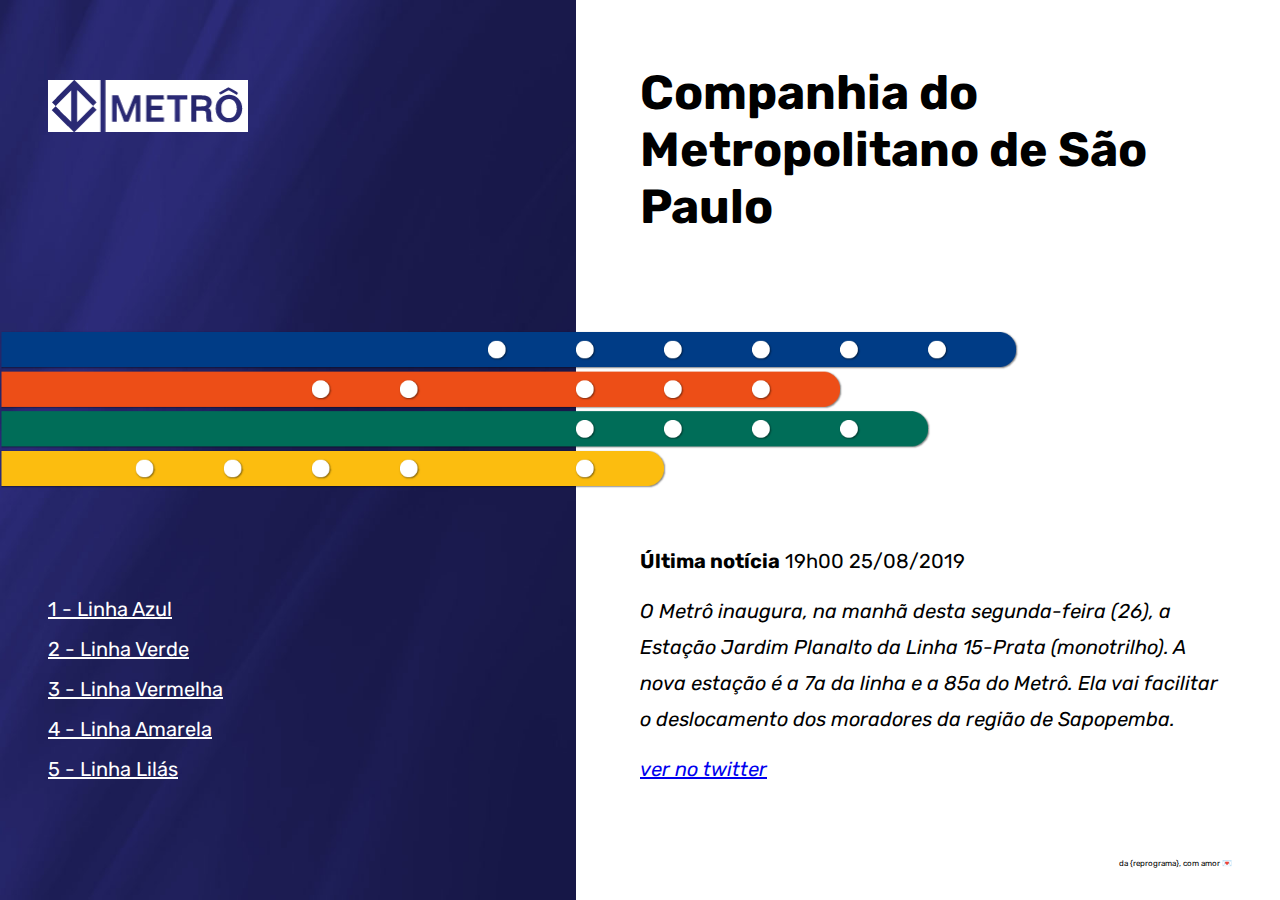
<file: index.html>
<!DOCTYPE html>
<html lang="en">
<head>
  <meta charset="UTF-8">
  <meta name="viewport" content="width=device-width, initial-scale=1.0">
  <meta http-equiv="X-UA-Compatible" content="ie=edge">
  <link href="https://fonts.googleapis.com/css?family=Rubik:300i,400,900&display=swap" rel="stylesheet"> 
  <link rel="stylesheet" href="./css/style.css">
  <title>Companhia do Metropolitano de São Paulo</title>
</head>
<body>
  <div class="row header">
    <div class="container">
      <div class="column">
        <img class="logo logo--desktop" src="./assets/logo.png" alt="logo do metro">
        <img class="logo logo--mobile" src="./assets/logo.svg" alt="logo do metro">
      </div>
      <div class="column">
        <h1>Companhia do Metropolitano de São Paulo</h1>
      </div>
    </div>
  </div>
  <div class="row content">
    <div class="container">
      <div class="column">
        <ul class="menu">
          <li class="menu__item">
            <a class="menu__link" href="html/1LinhaAzul.html">1 - Linha Azul</a>
          </li>
          <li class="menu__item">
            <a class="menu__link" href="html/2LinhaVerde.html">2 - Linha Verde</a>
          </li>
          <li class="menu__item">
            <a class="menu__link" href="html/3LinhaVermelha.html">3 - Linha Vermelha</a>
          </li>
          <li class="menu__item">
            <a class="menu__link" href="html/4LinhaAmarela.html">4 - Linha Amarela</a>
          </li>
          <li class="menu__item">
            <a class="menu__link" href="html/5LinhaLilas.html">5 - Linha Lilás</a>
          </li>
        </ul>
      </div>
      <div class="column">
        <div class="news">
          <p class="news__info">
            <strong>Última notícia</strong>
            19h00 25/08/2019
          </p>
          <p class="news__text">
            O Metrô inaugura, na manhã desta segunda-feira (26), 
            a Estação Jardim Planalto da Linha 15-Prata (monotrilho). 
            A nova estação é a 7a da linha e a 85a do Metrô. Ela vai 
            facilitar o deslocamento dos moradores da região de 
            Sapopemba.
          </p>
          <a href="https://twitter.com/metrosp_oficial" class="news__link" target="_blank">ver no twitter</a>
        </div>
      </div>
    </div>
  </div>
  <footer class="row">
    <div class="container">
      <p>da {reprograma}, com amor 💌</p>
    </div>
  </footer>
</body>
</html>
</file>
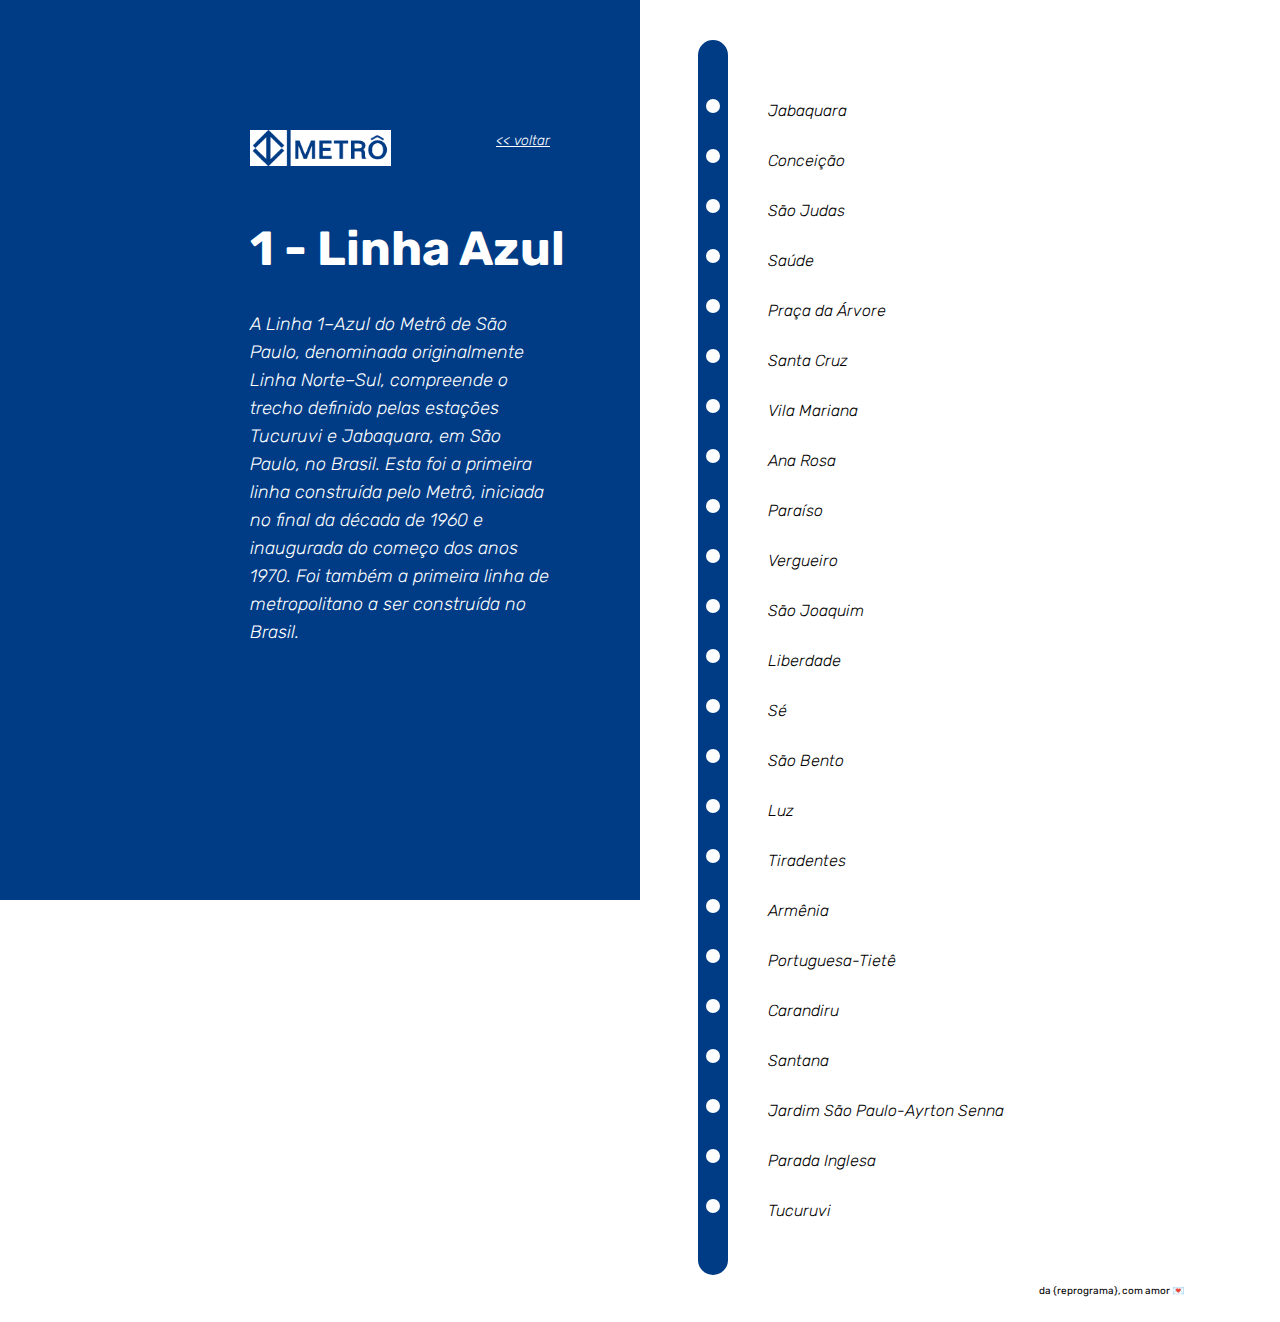
<file: html/1LinhaAzul.html>
<!DOCTYPE html>
<html lang="en">

<head>
    <meta charset="UTF-8">
    <meta name="viewport" content="width=device-width, initial-scale=1.0">
    <meta http-equiv="X-UA-Compatible" content="ie=edge">
    <link href="https://fonts.googleapis.com/css?family=Rubik:300i,400,900&display=swap" rel="stylesheet">
    <link rel="stylesheet" type="text/css" href="../css/1LinhaAzul.css">
    <title>Linha Azul |</title>
</head>

<body>
    <main class="pagina">
        <section class="conteudo">
            <div class="conteudo__header">
                <div class="conteudo__imagem">
                    <img src="../assets/logo.png" alt="Logo do metrô">
                </div>
                <div class="conteudo__link">
                    <a href="#">
                        << Voltar </a> </div> </div> <div class="conteudo__titulo">
                            <h1>
                                1 - Linha Azul
                            </h1>
                </div>
                <div class="conteudo__texto">
                    <p>
                        A Linha 1–Azul do Metrô de São
                        Paulo, denominada originalmente
                        Linha Norte–Sul, compreende o
                        trecho deﬁnido pelas estações
                        Tucuruvi e Jabaquara, em São Paulo,
                        no Brasil. Esta foi a primeira linha
                        construída pelo Metrô, iniciada no
                        ﬁnal da década de 1960 e inaugurada
                        do começo dos anos 1970. Foi
                        também a primeira linha de
                        metropolitano a ser construída no
                        Brasil.
                    </p>
                </div>
        </section>
        <section class="estacao">
            <div class="estacao__linha"></div>
            <div class="estacao__mapa">
                <div class="estacao__barra">
                    <ul class="bolinha">
                        <li></li>
                        <li></li>
                        <li></li>
                        <li></li>
                        <li></li>
                        <li></li>
                        <li></li>
                        <li></li>
                        <li></li>
                        <li></li>
                        <li></li>
                        <li></li>
                        <li></li>
                        <li></li>
                        <li></li>
                        <li></li>
                        <li></li>
                        <li></li>
                        <li></li>
                        <li></li>
                        <li></li>
                        <li></li>
                        <li></li>
                    </ul>
                </div>
                <div class="estacao__lista">
                    <ul class="estacao__lista-itens">
                        <li>Jabaquara</li>
                        <li>Conceição</li>
                        <li>São Judas</li>
                        <li>Saúde</li>
                        <li>Praça da Árvore</li>
                        <li>Santa Cruz</li>
                        <li>Vila Mariana</li>
                        <li>Ana Rosa</li>
                        <li>Paraíso</li>
                        <li>Vergueiro</li>
                        <li>São Joaquim</li>
                        <li>Liberdade</li>
                        <li>Sé</li>
                        <li>São Bento</li>
                        <li>Luz</li>
                        <li>Tiradentes</li>
                        <li>Armênia</li>
                        <li>Portuguesa-Tietê</li>
                        <li>Carandiru</li>
                        <li>Santana</li>
                        <li>Jardim São Paulo-Ayrton Senna</li>
                        <li>Parada Inglesa</li>
                        <li>Tucuruvi</li>
                    </ul>
                </div>
            </div>
            <div class="estacao__assinatura">
                <p>da {reprograma}, com amor 💌</p>
            </div>
        </section>
    </main>
    <!-- <footer>
        <div>
            <h6>da {reprograma}, com amor 💌</h6>
        </div>
    </footer> -->
</body>

</html>
</file>
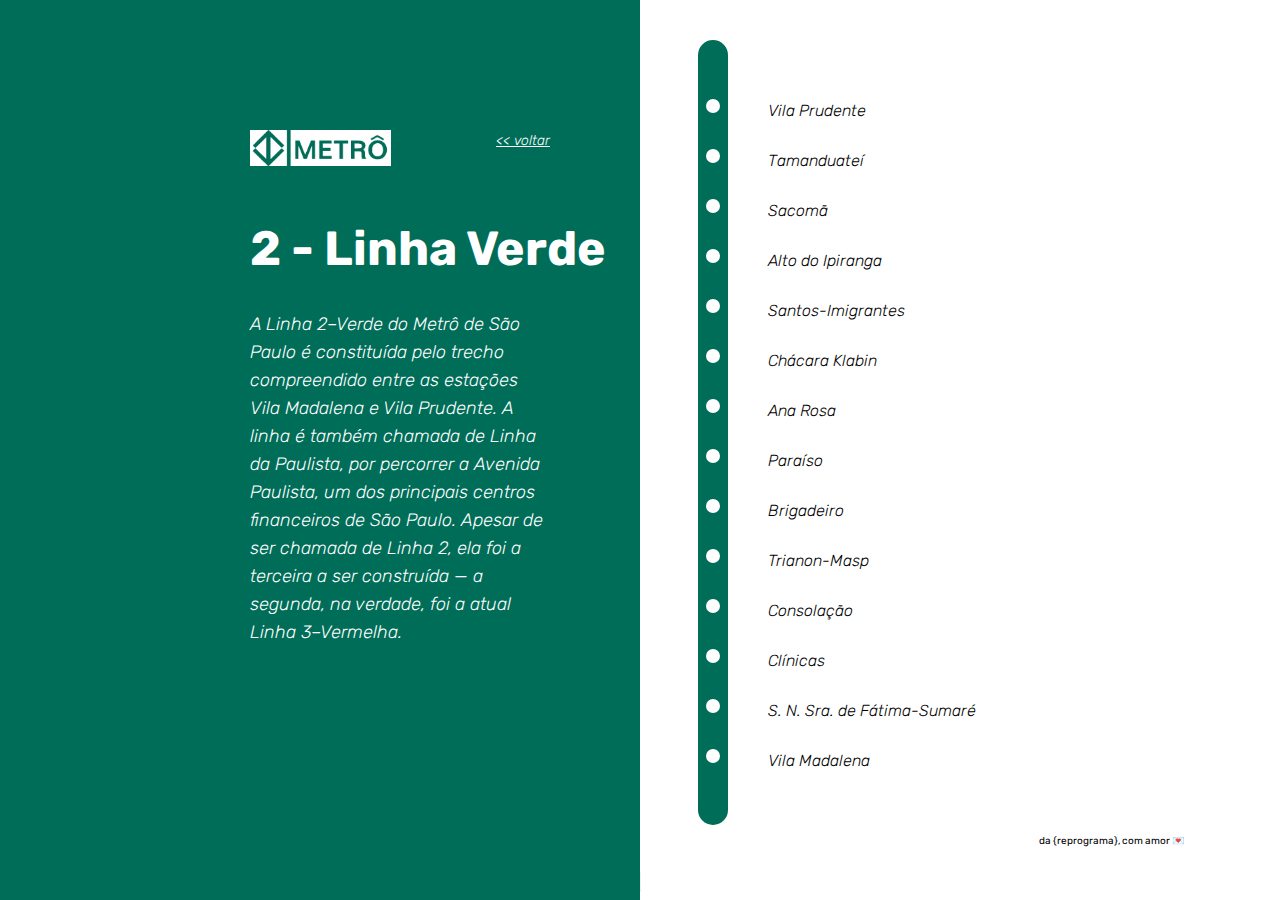
<file: html/2LinhaVerde.html>
<!DOCTYPE html>
<html lang="en">

<head>
    <meta charset="UTF-8">
    <meta name="viewport" content="width=device-width, initial-scale=1.0">
    <meta http-equiv="X-UA-Compatible" content="ie=edge">
    <link href="https://fonts.googleapis.com/css?family=Rubik:300i,400,900&display=swap" rel="stylesheet">
    <link rel="stylesheet" type="text/css" href="../css/2LinhaVerde.css">
    <title>Linha Verde |</title>
</head>

<body >
    <main class="pagina">
        <section class="conteudo">
            <div class="conteudo__header">
                <div class="conteudo__imagem">
                    <img src="../assets/logo.png" alt="Logo do metrô">
                </div>
                <div class="conteudo__link">
                    <a href="#">
                        << Voltar </a> </div> </div> <div class="conteudo__titulo">
                            <h1>
                                2 - Linha Verde
                            </h1>
                </div>
                <div class="conteudo__texto">
                    <p>
                        A Linha 2–Verde do Metrô de São 
                        Paulo é constituída pelo trecho 
                        compreendido entre as estações 
                        Vila Madalena e Vila Prudente. A 
                        linha é também chamada de Linha 
                        da Paulista, por percorrer a 
                        Avenida Paulista, um dos principais 
                        centros financeiros de São Paulo. 
                        Apesar de ser chamada de Linha 2, 
                        ela foi a terceira a ser construída — 
                        a segunda, na verdade, foi a atual 
                        Linha 3–Vermelha. 
                    </p>
                </div>
        </section>
        <hr >
        <section class="estacao">
            <div class="estacao__mapa">
                <div class="estacao__barra">
                    <ul class="bolinha">
                        <li></li>
                        <li></li>
                        <li></li>
                        <li></li>
                        <li></li>
                        <li></li>
                        <li></li>
                        <li></li>
                        <li></li>
                        <li></li>
                        <li></li>
                        <li></li>
                        <li></li>
                        <li></li>
                    </ul>
                </div>
                <div class="estacao__lista">
                    <ul class="estacao__lista-itens">
                        <li>Vila Prudente</li>
                        <li>Tamanduateí</li>
                        <li>Sacomã</li>
                        <li>Alto do Ipiranga</li>
                        <li>Santos-Imigrantes</li>
                        <li>Chácara Klabin</li>
                        <li>Ana Rosa</li>
                        <li>Paraíso</li>
                        <li>Brigadeiro</li>
                        <li>Trianon-Masp</li>
                        <li>Consolação</li>
                        <li>Clínicas</li>
                        <li>S. N. Sra. de Fátima-Sumaré</li>
                        <li>Vila Madalena</li>
                    </ul>
                </div>
            </div>
            <div class="estacao__assinatura">
                <p>da {reprograma}, com amor <span>💌</span></p>
            </div>
        </section>
    </main>
    <!-- <footer>
        <div>
            <h6>da {reprograma}, com amor 💌</h6>
        </div>
    </footer> -->
</body>

</html>
</file>
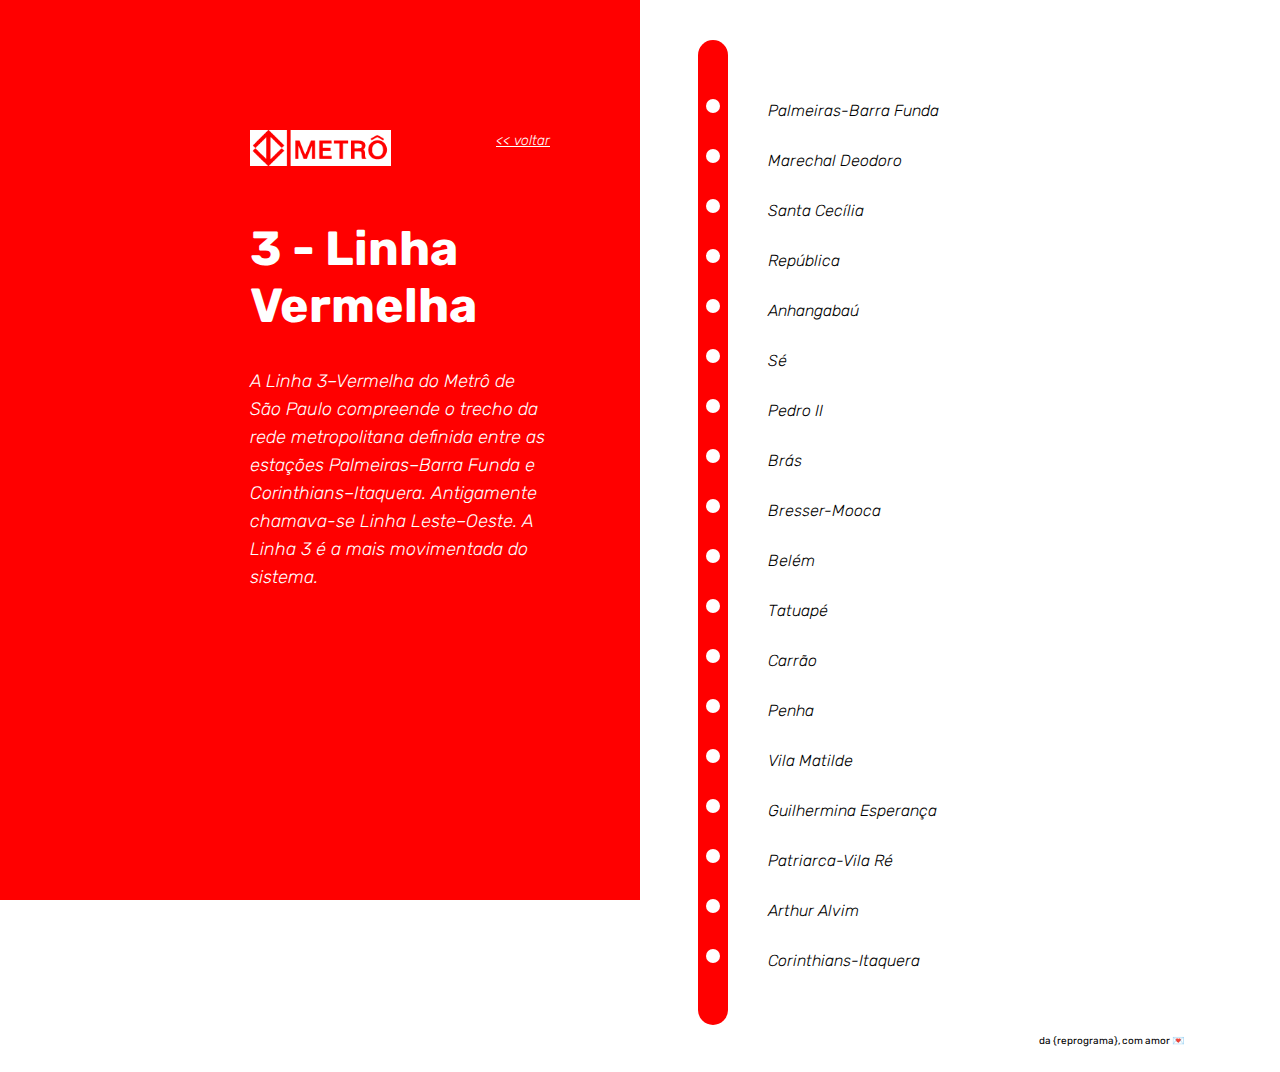
<file: html/3LinhaVermelha.html>
<!DOCTYPE html>
<html lang="en">

<head>
    <meta charset="UTF-8">
    <meta name="viewport" content="width=device-width, initial-scale=1.0">
    <meta http-equiv="X-UA-Compatible" content="ie=edge">
    <link href="https://fonts.googleapis.com/css?family=Rubik:300i,400,900&display=swap" rel="stylesheet">
    <link rel="stylesheet" type="text/css" href="../css/3LinhaVermelha.css">
    <title>Linha Vermelha |</title>
</head>

<body>
    <main class="pagina">
        <section class="conteudo">
            <div class="conteudo__header">
                <div class="conteudo__imagem">
                    <img src="../assets/logo.png" alt="Logo do metrô">
                </div>
                <div class="conteudo__link">
                    <a href="#">
                        << Voltar </a> </div> </div> <div class="conteudo__titulo">
                            <h1>
                                3 - Linha Vermelha
                            </h1>
                </div>
                <div class="conteudo__texto">
                    <p>
                        A Linha 3–Vermelha do Metrô de São Paulo compreende o trecho da rede metropolitana deﬁnida entre as estações Palmeiras–Barra Funda e Corinthians–Itaquera. Antigamente chamava-se Linha Leste–Oeste. A Linha 3 é a mais movimentada do sistema.
                    </p>
                </div>
        </section>
        <hr >
        <section class="estacao">
            <div class="estacao__mapa">
                <div class="estacao__barra">
                    <ul class="bolinha">
                        <li></li>
                        <li></li>
                        <li></li>
                        <li></li>
                        <li></li>
                        <li></li>
                        <li></li>
                        <li></li>
                        <li></li>
                        <li></li>
                        <li></li>
                        <li></li>
                        <li></li>
                        <li></li>
                        <li></li>
                        <li></li>
                        <li></li>
                        <li></li>
                        
                    </ul>
                </div>
                <div class="estacao__lista">
                    <ul class="estacao__lista-itens">
                        <li>Palmeiras-Barra Funda</li>
                        <li>Marechal Deodoro</li>
                        <li>Santa Cecília</li>
                        <li>República</li>
                        <li>Anhangabaú</li>
                        <li>Sé</li>
                        <li>Pedro II</li>
                        <li>Brás</li>
                        <li>Bresser-Mooca</li>
                        <li>Belém</li>
                        <li>Tatuapé</li>
                        <li>Carrão</li>
                        <li>Penha</li>
                        <li>Vila Matilde</li>
                        <li>Guilhermina Esperança</li>
                        <li>Patriarca-Vila Ré</li>
                        <li>Arthur Alvim</li>
                        <li>Corinthians-Itaquera</li>
                       
                    </ul>
                </div>
            </div>
            <div class="estacao__assinatura">
                <p>da {reprograma}, com amor <span>💌</span></p>
            </div>
        </section>
    </main>
    <!-- <footer>
        <div>
            <h6>da {reprograma}, com amor 💌</h6>
        </div>
    </footer> -->
</body>

</html>
</file>
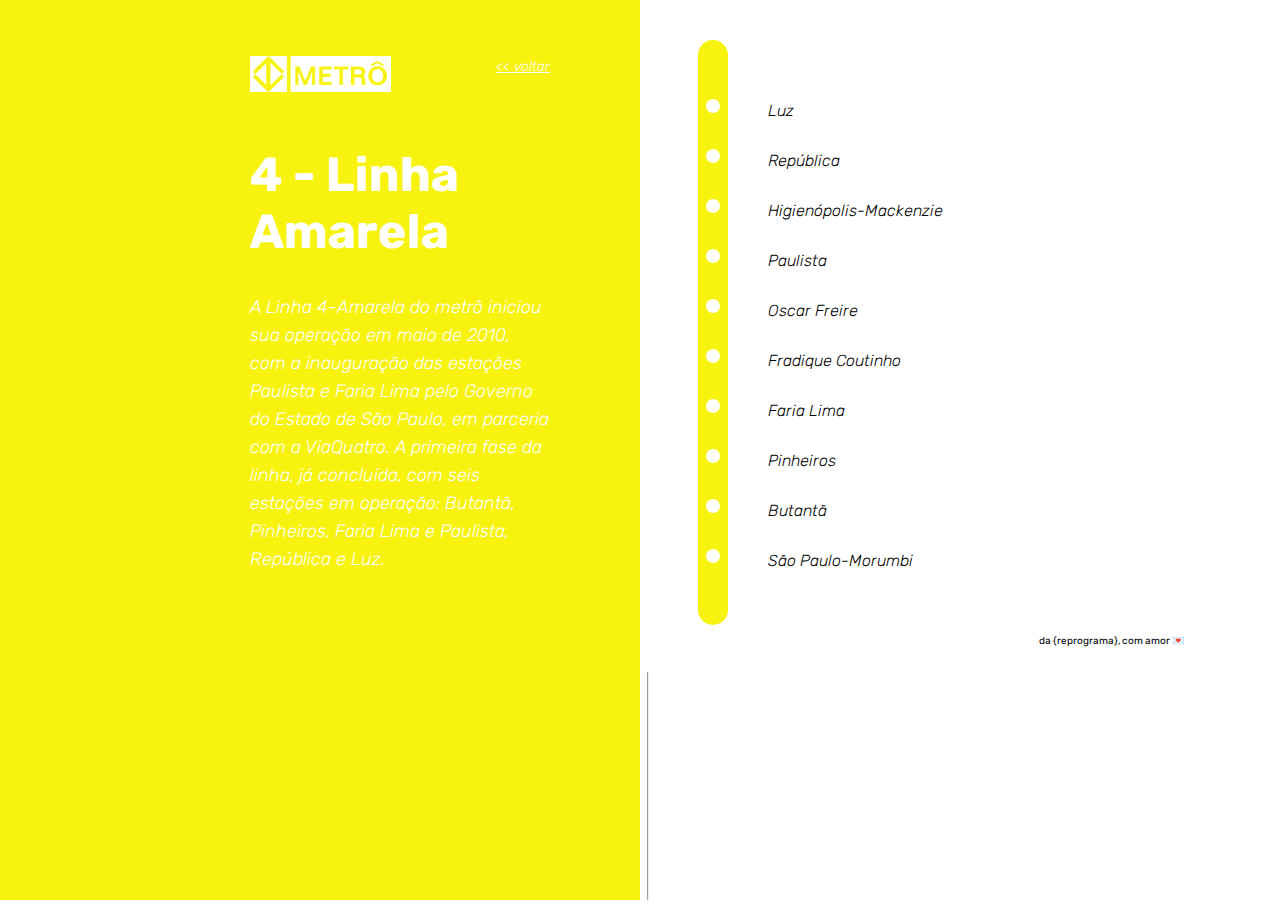
<file: html/4LinhaAmarela.html>
<!DOCTYPE html>
<html lang="pt">

<head>
    <meta charset="UTF-8">
    <meta name="viewport" content="width=device-width, initial-scale=1.0">
    <meta http-equiv="X-UA-Compatible" content="ie=edge">
    <link href="https://fonts.googleapis.com/css?family=Rubik:300i,400,900&display=swap" rel="stylesheet">
    <link rel="stylesheet" type="text/css" href="../css/amarelaline.css">
    <title>Linha Amarela |</title>
</head>

<body>
    <main class="pagina">
        <section class="conteudo">
            <div class="conteudo__header">
                <div class="conteudo__imagem">
                    <img src="../assets/logo.png" alt="Logo do metrô">
                </div>
                <div class="conteudo__link">
                    <a href="#">
                        << Voltar </a> </div> </div> <div class="conteudo__titulo">
                            <h1>
                                4 - Linha Amarela
                            </h1>
                </div>
                <div class="conteudo__texto">
                    <p>
                        A Linha 4-Amarela do metrô iniciou sua operação em maio de 2010, com a inauguração das estações 
                        Paulista e Faria Lima pelo Governo do Estado de São Paulo, em parceria com a ViaQuatro. A primeira 
                        fase da linha, já concluída, com seis estações em operação: Butantã, Pinheiros, Faria Lima e Paulista, 
                        República e Luz.
                    </p>
                </div>
        </section>
        <hr >
        <section class="estacao">
            <div class="estacao__mapa">
                <div class="estacao__barra">
                    <ul class="bolinha">
                       <li></li>
                       <li></li>
                       <li></li>
                       <li></li>
                       <li></li>
                       <li></li>
                       <li></li>
                       <li></li>
                       <li></li>
                       <li></li>

                    </ul>
                </div>
                <div class="estacao__lista">
                    <ul class="estacao__lista-itens">
                        <li>Luz</li>
                        <li>República</li>
                        <li>Higienópolis-Mackenzie</li>
                        <li>Paulista</li>
                        <li>Oscar Freire</li>
                        <li>Fradique Coutinho</li>
                        <li>Faria Lima</li>
                        <li>Pinheiros</li>
                        <li>Butantã</li>
                        <li>São Paulo-Morumbi</li>
                        
                    </ul>
                </div>
            </div>
            <div class="estacao__assinatura">
                <p>da {reprograma}, com amor <span>💌</span></p>
            </div>
        </section>
    </main>
    <!-- <footer>
        <div>
            <h6>da {reprograma}, com amor 💌</h6>
        </div>
    </footer> -->
</body>

</html>
</file>
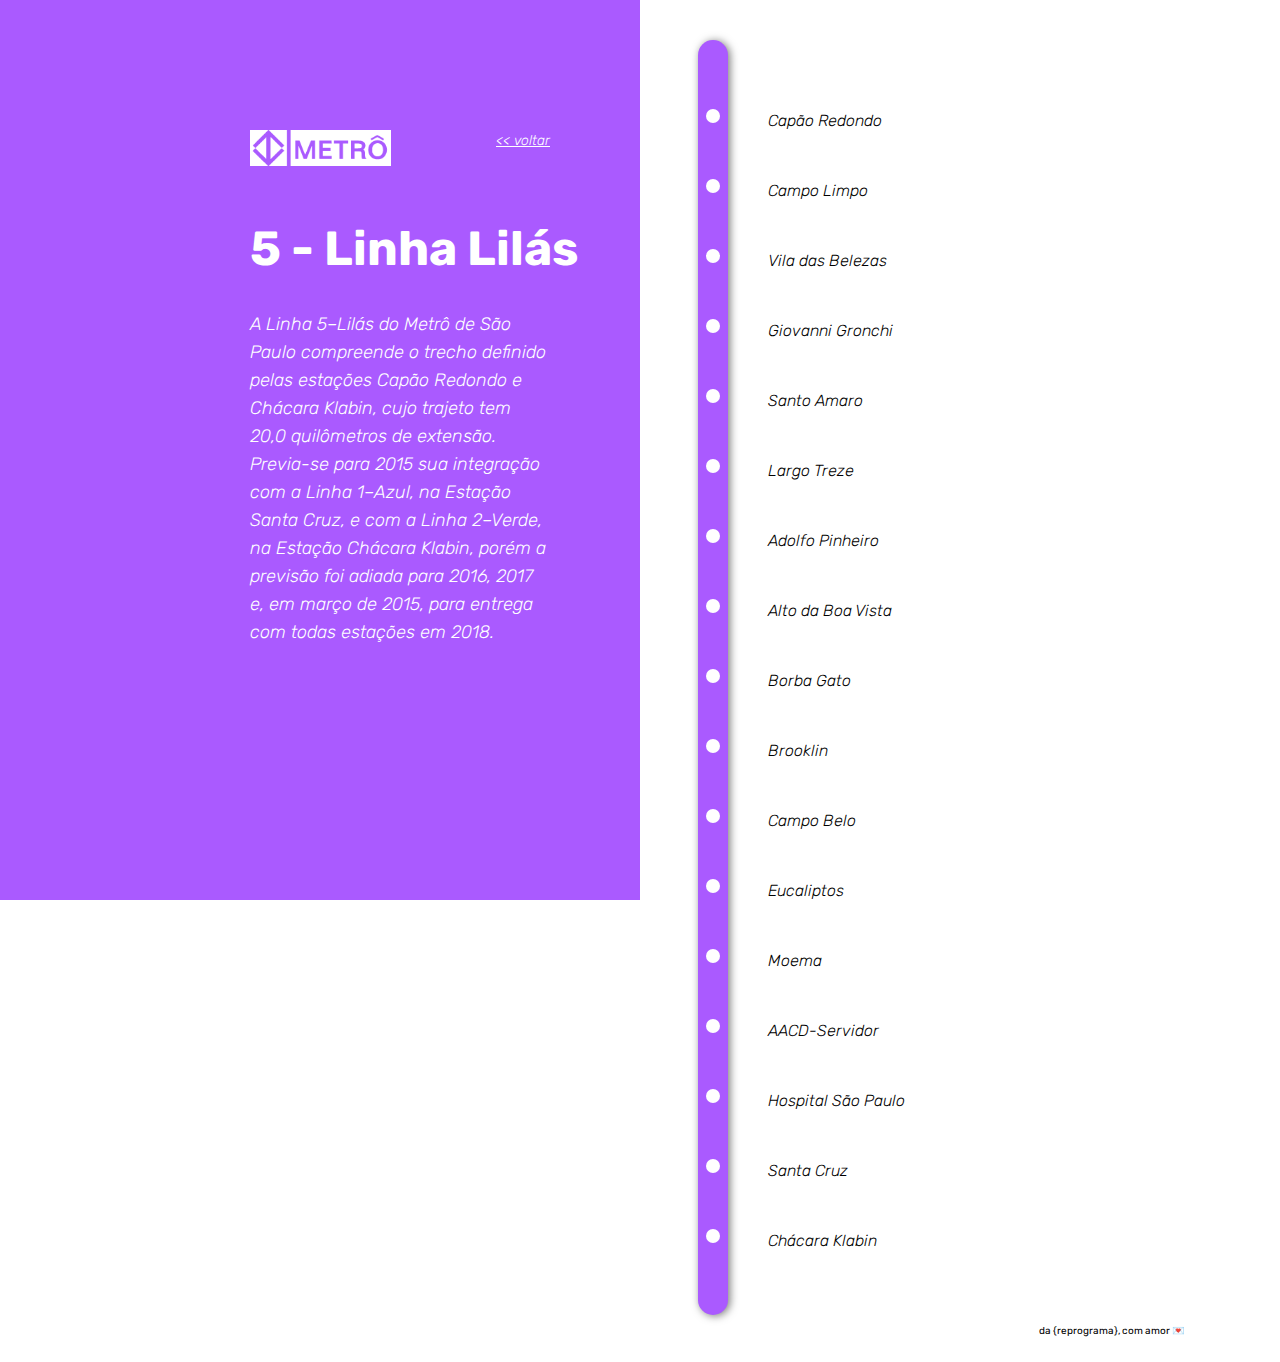
<file: html/5LinhaLilas.html>
<!DOCTYPE html>
<html lang="en">
<head>
    <meta charset="UTF-8">
    <meta name="viewport" content="width=device-width, initial-scale=1.0">
    <meta http-equiv="X-UA-Compatible" content="ie=edge">
    <link href="https://fonts.googleapis.com/css?family=Rubik:300i,400,900&display=swap" rel="stylesheet"> 
    <link rel="stylesheet" type="text/css" href="../css/5LinhaLilas.css">
    <title>Linha Lilás |</title>
</head>
<body>
    <main class="pagina">
        <section class="conteudo">
            <div class="conteudo__header">
                <div class="conteudo__imagem">
                    <img src="../assets/logo.png" alt="Logo do metrô">
                </div>
                <div class="conteudo__link">
                    <a href="#"> << Voltar </a>
                </div> </div>
                <div class="conteudo__titulo">
                            <h1>
                                5 - Linha Lilás
                            </h1>
                </div>
                <div class="conteudo__texto">
                    <p>
                        A Linha 5–Lilás do Metrô de São Paulo
                        compreende o trecho definido pelas estações Capão Redondo e Chácara Klabin,
                        cujo trajeto tem 20,0 quilômetros de extensão. Previa-se para 2015 sua integração com a
                        Linha 1–Azul, na Estação Santa Cruz, e com a Linha 2–Verde, na Estação Chácara Klabin,
                        porém a previsão foi adiada para 2016, 2017 e, em março de 2015, para entrega com todas
                        estações em 2018.
                    </p>
                </div>
        </section>
        <hr >
        <section class="estacao">
            <div class="estacao__mapa">
                <div class="estacao__barra">
                    <ul class="bolinha">
                        <li></li>
                        <li></li>
                        <li></li>
                        <li></li>
                        <li></li>
                        <li></li>
                        <li></li>
                        <li></li>
                        <li></li>
                        <li></li>
                        <li></li>
                        <li></li>
                        <li></li>
                        <li></li>
                        <li></li>
                        <li></li>
                        <li></li>
                    </ul>
                </div>
                <div class="estacao__lista">
                    <ul class="estacao__lista-itens">
                        <li>Capão Redondo</li>
                        <li>Campo Limpo</li>
                        <li>Vila das Belezas</li>
                        <li>Giovanni Gronchi</li>
                        <li>Santo Amaro</li>
                        <li>Largo Treze</li>
                        <li>Adolfo Pinheiro</li>
                        <li>Alto da Boa Vista</li>
                        <li>Borba Gato</li>
                        <li>Brooklin</li>
                        <li>Campo Belo</li>
                        <li>Eucaliptos</li>
                        <li>Moema</li>
                        <li>AACD-Servidor</li>
                        <li>Hospital São Paulo</li>
                        <li>Santa Cruz</li>
                        <li>Chácara Klabin</li>
                    </ul>
                </div>
            </div>
            <div class="estacao__assinatura">
                <p>da {reprograma}, com amor <span>💌</span></p>
            </div>
        </section>
    </main>
</body>
</html>
</file>
<file: css/style.css>
* {
    font-family: 'Rubik', sans-serif;
    box-sizing: border-box;
  }
  
  body {
    width: 100vw;
    min-height: 100vh;
    margin: 0;
    padding: 0;
    background-image: url("../assets/azul-bg.jpg");
    background-size: 45% 100%;
    background-repeat: no-repeat;
    background-position: top left;
    display: flex;
    flex-direction: column;
    justify-content: space-between;
  }
  
  .container {
    max-width: 1280px;
    margin: 0 auto;
    display: flex;
  }
  
  .row {
    width: 100%;
  }
  
  .column {
    width: 50%;
  }
  
  h1 {
    font-size: 72px;
    margin: 0;
  }
  
  .content {
    background-image: url('../assets/linhas-bg.png');
    background-repeat: no-repeat;
    background-position: top left;
    background-size: auto 160px;
    padding-top: 200px;
  }
  
  .content .column {
    display: flex;
    align-items: flex-end;
  }
  
  .header {
    margin: 64px 0 0;
  }
  
  .header .logo {
    margin-top: 16px;
    max-width: 200px;
  }
  
  .header .logo.logo--desktop {
    display: block;
  }
  
  .header .logo.logo--mobile {
    display: none;
  }
  
  .menu {
    list-style-type: none;
    padding: 0;
    margin-bottom: 0;
  }
  
  .menu .menu__item {
    font-size: 20px;
    margin-bottom: 16px;
  }
  
  .menu .menu__item:last-of-type {
    margin-bottom: 0;
  }
  
  .menu .menu__item .menu__link {
    color: white;
  }
  
  .news {
    font-size: 20px;
  }
  
  .news .news__text,
  .news .news__link {
    font-style: italic;
  }
  
  .news .news__text {
    line-height: 1.8;
  }
  
  footer {
    margin: 24px 0;
  }
  
  footer p {
    width: 100%;
    text-align: right;
    font-size: 8px;
  }
  
  @media (max-width: 1350px) {
    .container {
      margin: 0 48px;
    }
  
    h1 {
      font-size: 48px;
    }
  
    .header {
      margin-bottom: 48px;
    }
  }
  
  @media (max-width: 960px) {
    body {
      background-image: none;
    }
  
    .container {
      display: block;
    }
  
    .column {
      width: 100%;
    }
  
    .content {
      background-size: auto 120px;
      padding-top: 148px;
    }
  
    .header {
      margin-top: 36px;
    }
  
    .header .logo.logo--desktop {
      display: none;
    }
    
    .header .logo.logo--mobile {
      display: block;
    }
  
    .menu .menu__item .menu__link {
      color: black;
    }
  
    .news {
      margin-top: 48px;
    }
  
    h1 {
      margin-top: 48px;
    }
  }
  
  @media (max-width: 690px) {
    .content {
      background-position: top right;
    }
  }
  
  @media (max-width: 480px) {
    h1 {
      font-size: 36px;
      margin-top: 24px;
    }
  
    .header {
      margin-top: 16px;
      margin-bottom: 24px;
    }
  
    .container {
      margin: 0 36px;
    }
  
    .news {
      margin-top: 16px;
    }
  }
  
  @media (max-width: 360px) {
    h1 {
      font-size: 30px;
    }
  }
</file>
<file: css/1LinhaAzul.css>
*{
    box-sizing: border-box;
    font-family: 'Rubik', sans-serif;
    
}

/* html{
    width: 100vw;
    height: 100vh;
} */

body{
    margin: 0 auto;
    overflow-x: hidden;
    width: 100vw;
    height: 100vh;
}

.pagina{
    height: 100vh;
    display: flex;
}

.conteudo{
    width: 50%;
    height: 100%;
    background-color: #003c86;
    position: fixed;
    top: 0;
    left: 0;
}

.estacao{
    width: 50%;
    background-color: #ffffff;
    position: absolute;
    z-index: 10;
    top: 0;
    right: 0;

}

.conteudo__header{
    display: flex;
    justify-content: space-between;
    margin-top: 80px;
    margin-left: 250px;
}

.conteudo__imagem > img{
    width: 70%;
}

.conteudo__link{
    margin-right: 90px;
}

.conteudo__link > a{
    color: #ffffff;
    font-size: 14px;
    text-transform: lowercase;
    font-style: italic;
    font-weight: lighter;
}

.conteudo__titulo{
    margin-left: 250px;
    color: #ffffff;
    font-size: 24px;
}

.conteudo__texto{
    width: 300px;
    margin-left: 250px;
}

.conteudo__texto > p{
    color: white;
    font-weight: lighter;
    font-size: 18px;
    font-style: italic;
    line-height: 28px;
}

.estacao__mapa{
    display: flex;
}

.estacao__lista{
    display: flex;
    margin-top: 70px;
}

.estacao__lista > li{
    font-style: italic;
    font-weight: lighter;
    line-height: 50px;
}

.estacao__lista-itens{
    font-style: italic;
    font-weight: lighter;
    line-height: 50px; 
}

.estacao__barra{
    background-color: #003c86;
    border-radius: 20px;
    width: 30px;
    height: 100%;
    margin-left: 58px;
    margin-top: 40px;
     
}

.bolinha{
    line-height: 50px;
    list-style: disc;
    color: #ffffff;
    font-size: 45px;
    margin-top: 40px;
    margin-left: 3px;
}

ul {
    list-style: none;
}

.estacao__assinatura{
    display: flex;
    justify-content: flex-end;
    width: 100%;
}

.estacao__assinatura > p{
    font-size: 10px;
    padding-bottom: 15px;
    padding-right: 5%;
}

@media (max-width: 1350px) {
    .conteudo__header{
        margin-top: 130px;
    }

    .conteudo__titulo{
        margin-top: 50px;
    }
    .estacao__assinatura > p {
        padding-right: 15%;
    }
}

@media (max-width: 1200px){
    .conteudo__header {
        margin-left: 120px;
    }

    .conteudo__titulo {
        margin-left: 120px;
    }

    .conteudo__texto {
        margin-left: 120px;
    }
    
}

@media (max-width: 960px){
    .pagina {
        display: block;
    }

    .conteudo {
        position: static;
        width: 100%;
    }

    .conteudo__header {
        margin-top: 0;
        padding-top: 150px;
        margin-left: 200px;
    }

    .conteudo__imagem > img {
        width: 85%;
    }

    .estacao {
        position: static;
    }

    .conteudo__link > a {
        font-size: 20px;
    }

    .conteudo__titulo {
        font-size: 32px;
        margin-left: 200px;

    }

    .conteudo__texto {
        width: 500px;
        margin-left: 200px;
    }

    .conteudo__texto > p {
        font-size: 24px;
        line-height: 2;
    }

    hr {
        width: 100%;
        border-color: #003c86;
        border-style: solid;
        border-width: 3px;
    }

    .estacao {
        width: 100%;
    }

    .estacao__barra {
        width: 40px;
        border-radius: 25px;
    }

    .bolinha {
        font-size: 55px;
        margin-left: 12px;
    }

    ul {
        font-size: 24px;
    }
}

    @media (max-width: 740px){

        .conteudo__header{
            margin-left: 100px;
        }

        .conteudo__titulo{
            margin-left: 100px;

        }

        .conteudo__texto{
            margin-left: 100px;

        }
    }

    @media (max-width: 620px){
        .conteudo__texto {
            width: 350px;
        }
    }
</file>
<file: css/2LinhaVerde.css>
*{
    box-sizing: border-box;
    font-family: 'Rubik', sans-serif;
    
}

/* html{
    width: 100vw;
    height: 100vh;
} */

body{
    margin: 0 auto;
    overflow-x: hidden;
    width: 100vw;
    height: 100vh;
}

.pagina{
    height: 100vh;
    display: flex;
}

.conteudo{
    width: 50%;
    height: 100%;
    background-color: #006d58;
    position: fixed;
    top: 0;
    left: 0;
}

.estacao{
    width: 50%;
    background-color: #ffffff;
    position: absolute;
    z-index: 10;
    top: 0;
    right: 0;

}

.conteudo__header{
    display: flex;
    justify-content: space-between;
    margin-top: 80px;
    margin-left: 250px;
}

.conteudo__imagem > img{
    width: 70%;
}

.conteudo__link{
    margin-right: 90px;
}

.conteudo__link > a{
    color: #ffffff;
    font-size: 14px;
    text-transform: lowercase;
    font-style: italic;
    font-weight: lighter;
}

.conteudo__titulo{
    margin-left: 250px;
    color: #ffffff;
    font-size: 24px;
}

.conteudo__texto{
    width: 300px;
    margin-left: 250px;
}

.conteudo__texto > p{
    color: white;
    font-weight: lighter;
    font-size: 18px;
    font-style: italic;
    line-height: 28px;
}

.estacao__mapa{
    display: flex;
}

.estacao__lista{
    display: flex;
    margin-top: 70px;
}

.estacao__lista > li{
    font-style: italic;
    font-weight: lighter;
    line-height: 50px;
}

.estacao__lista-itens{
    font-style: italic;
    font-weight: lighter;
    line-height: 50px; 
}

.estacao__barra{
    background-color: #006d58;
    border-radius: 20px;
    width: 30px;
    height: 100%;
    margin-left: 58px;
    margin-top: 40px;
     
}

.bolinha{
    line-height: 50px;
    list-style: disc;
    color: #ffffff;
    font-size: 45px;
    margin-top: 40px;
    margin-left: 3px;
}

ul {
    list-style: none;
}

.estacao__assinatura{
    display: flex;
    justify-content: flex-end;
    width: 100%;
}

.estacao__assinatura > p{
    font-size: 10px;
    padding-bottom: 15px;
    padding-right: 5%;
}

@media (max-width: 1350px) {
    .conteudo__header{
        margin-top: 130px;
    }

    .conteudo__titulo{
        margin-top: 50px;
    }
    .estacao__assinatura > p {
        padding-right: 15%;
    }
}

@media (max-width: 1200px){
    .conteudo__header {
        margin-left: 120px;
    }

    .conteudo__titulo {
        margin-left: 120px;
    }

    .conteudo__texto {
        margin-left: 120px;
    }
    
}

@media (max-width: 960px){
    .pagina {
        display: block;
    }

    .conteudo {
        position: static;
        width: 100%;
    }

    .conteudo__header {
        margin-top: 0;
        padding-top: 150px;
        margin-left: 200px;
    }

    .conteudo__imagem > img {
        width: 85%;
    }

    .estacao {
        position: static;
    }

    .conteudo__link > a {
        font-size: 20px;
    }

    .conteudo__titulo {
        font-size: 32px;
        margin-left: 200px;

    }

    .conteudo__texto {
        width: 500px;
        margin-left: 200px;
    }

    .conteudo__texto > p {
        font-size: 24px;
        line-height: 2;
    }

    hr {
        width: 100%;
        border-color: #006d58;
        border-style: solid;
        border-width: 3px;
    }

    .estacao {
        width: 100%;
    }

    .estacao__barra {
        width: 40px;
        border-radius: 25px;
    }

    .bolinha {
        font-size: 55px;
        margin-left: 12px;
    }

    ul {
        font-size: 24px;
    }
}

    @media (max-width: 740px){

        .conteudo__header{
            margin-left: 100px;
        }

        .conteudo__titulo{
            margin-left: 100px;

        }

        .conteudo__texto{
            margin-left: 100px;

        }
    }

    @media (max-width: 620px){
        .conteudo__texto {
            width: 350px;
        }
    }
</file>
<file: css/3LinhaVermelha.css>
*{
    box-sizing: border-box;
    font-family: 'Rubik', sans-serif;
    
}

/* html{
    width: 100vw;
    height: 100vh;
} */

body{
    margin: 0 auto;
    overflow-x: hidden;
    width: 100vw;
    height: 100vh;
}

.pagina{
    height: 100vh;
    display: flex;
}

.conteudo{
    width: 50%;
    height: 100%;
    background-color:red;
    position: fixed;
    top: 0;
    left: 0;
}

.estacao{
    width: 50%;
    background-color: #ffffff;
    position: absolute;
    z-index: 10;
    top: 0;
    right: 0;

}

.conteudo__header{
    display: flex;
    justify-content: space-between;
    margin-top: 80px;
    margin-left: 250px;
}

.conteudo__imagem > img{
    width: 70%;
}

.conteudo__link{
    margin-right: 90px;
}

.conteudo__link > a{
    color: #ffffff;
    font-size: 14px;
    text-transform: lowercase;
    font-style: italic;
    font-weight: lighter;
}

.conteudo__titulo{
    margin-left: 250px;
    color: #ffffff;
    font-size: 24px;
}

.conteudo__texto{
    width: 300px;
    margin-left: 250px;
}

.conteudo__texto > p{
    color: white;
    font-weight: lighter;
    font-size: 18px;
    font-style: italic;
    line-height: 28px;
}

.estacao__mapa{
    display: flex;
}

.estacao__lista{
    display: flex;
    margin-top: 70px;
}

.estacao__lista > li{
    font-style: italic;
    font-weight: lighter;
    line-height: 50px;
}

.estacao__lista-itens{
    font-style: italic;
    font-weight: lighter;
    line-height: 50px; 
}

.estacao__barra{
    background-color: red;
    border-radius: 20px;
    width: 30px;
    height: 100%;
    margin-left: 58px;
    margin-top: 40px;
     
}

.bolinha{
    line-height: 50px;
    list-style: disc;
    color: #ffffff;
    font-size: 45px;
    margin-top: 40px;
    margin-left: 3px;
}

ul {
    list-style: none;
}

.estacao__assinatura{
    display: flex;
    justify-content: flex-end;
    width: 100%;
}

.estacao__assinatura > p{
    font-size: 10px;
    padding-bottom: 15px;
    padding-right: 5%;
}

@media (max-width: 1350px) {
    .conteudo__header{
        margin-top: 130px;
    }

    .conteudo__titulo{
        margin-top: 50px;
    }
    .estacao__assinatura > p {
        padding-right: 15%;
    }
}

@media (max-width: 1200px){
    .conteudo__header {
        margin-left: 120px;
    }

    .conteudo__titulo {
        margin-left: 120px;
    }

    .conteudo__texto {
        margin-left: 120px;
    }
    
}

@media (max-width: 960px){
    .pagina {
        display: block;
    }

    .conteudo {
        position: static;
        width: 100%;
    }

    .conteudo__header {
        margin-top: 0;
        padding-top: 150px;
        margin-left: 200px;
    }

    .conteudo__imagem > img {
        width: 85%;
    }

    .estacao {
        position: static;
    }

    .conteudo__link > a {
        font-size: 20px;
    }

    .conteudo__titulo {
        font-size: 32px;
        margin-left: 200px;

    }

    .conteudo__texto {
        width: 500px;
        margin-left: 200px;
    }

    .conteudo__texto > p {
        font-size: 24px;
        line-height: 2;
    }

    hr {
        width: 100%;
        border-color: red;
        border-style: solid;
        border-width: 3px;
    }

    .estacao {
        width: 100%;
    }

    .estacao__barra {
        width: 40px;
        border-radius: 25px;
    }

    .bolinha {
        font-size: 55px;
        margin-left: 12px;
    }

    ul {
        font-size: 24px;
    }

    @media (max-width: 740px){

        .conteudo__header{
            margin-left: 100px;
        }

        .conteudo__titulo{
            margin-left: 100px;

        }

        .conteudo__texto{
            margin-left: 100px;

        }
    }
}

    @media (max-width: 620px){
        .conteudo__texto {
            width: 350px;
        }
    }
</file>
<file: css/amarelaline.css>
*{
    box-sizing: border-box;
    font-family: 'Rubik', sans-serif;
    
}

/* html{
    width: 100vw;
    height: 100vh;
} */

body{
    /* margin: 0 auto;
    overflow: ; */
    width: 100vw;
    height: 100vh;
    overflow: hidden;
}

.pagina{
    height: 100vh;
    display: flex;
}

.conteudo{
    width: 50%;
    height: 100%;
    background-color: #f7f30e;
    position: fixed;
    top: 0;
    left: 0;
}

.estacao{
    width: 50%;
    background-color: #ffffff;
    position: absolute;
    z-index: 10;
    top: 0;
    right: 0;

}

.conteudo__header{
    display: flex;
    justify-content: space-between;
    margin-top: 80px;
    margin-left: 250px;
}

.conteudo__imagem > img{
    width: 70%;
}

.conteudo__link{
    margin-right: 90px;
}

.conteudo__link > a{
    color: #ffffff;
    font-size: 14px;
    text-transform: lowercase;
    font-style: italic;
    font-weight: lighter;
}

.conteudo__titulo{
    margin-left: 250px;
    color: #ffffff;
    font-size: 24px;
}

.conteudo__texto{
    width: 300px;
    margin-left: 250px;
}

.conteudo__texto > p{
    color: white;
    font-weight: lighter;
    font-size: 18px;
    font-style: italic;
    line-height: 28px;
}

.estacao__mapa{
    display: flex;
}

.estacao__lista{
    display: flex;
    margin-top: 70px;
}

.estacao__lista > li{
    font-style: italic;
    font-weight: lighter;
    line-height: 50px;
}

.estacao__lista-itens{
    font-style: italic;
    font-weight: lighter;
    line-height: 50px; 
}

.estacao__barra{
    background-color: #f7f30e;
    border-radius: 20px;
    width: 30px;
    height: 100%;
    margin-left: 58px;
    margin-top: 40px;
     
}

.bolinha{
    line-height: 50px;
    list-style: disc;
    color: #ffffff;
    font-size: 45px;
    margin-top: 40px;
    margin-left: 3px;
}

ul {
    list-style: none;
}

.estacao__assinatura{
    display: flex;
    justify-content: flex-end;
    width: 100%;
}

.estacao__assinatura > p{
    font-size: 10px;
    padding-bottom: 15px;
    padding-right: 5%;
}

@media (max-width: 1350px) {
    .conteudo__header{
        margin-top: 56px;
    }

    .conteudo__titulo{
        margin-top: 50px;
    }
    .estacao__assinatura > p {
        padding-right: 15%;
    }
}

@media (max-width: 1200px){
    .conteudo__header {
        margin-left: 120px;
    }

    .conteudo__titulo {
        margin-left: 120px;
    }

    .conteudo__texto {
        margin-left: 120px;
    }
    
}

@media (max-width: 960px){
    .pagina {
        display: block;
    }

    .conteudo {
        position: static;
        width: 100%;
    }

    .conteudo__header {
        margin-top: 0;
        padding-top: 150px;
        margin-left: 200px;
    }

    .conteudo__imagem > img {
        width: 85%;
    }

    .estacao {
        position: static;
    }

    .conteudo__link > a {
        font-size: 20px;
    }

    .conteudo__titulo {
        font-size: 32px;
        margin-left: 200px;

    }

    .conteudo__texto {
        width: 500px;
        margin-left: 200px;
    }

    .conteudo__texto > p {
        font-size: 24px;
        line-height: 2;
    }

    hr {
        width: 100%;
        border-color: #f7f30e;
        border-style: solid;
        border-width: 3px;
    }

    .estacao {
        width: 100%;
    }

    .estacao__barra {
        width: 40px;
        border-radius: 25px;
    }

    .bolinha {
        font-size: 55px;
        margin-left: 12px;
    }

    ul {
        font-size: 24px;
    }

    @media (max-width: 740px){

        .conteudo__header{
            margin-left: 100px;
        }

        .conteudo__titulo{
            margin-left: 100px;

        }

        .conteudo__texto{
            margin-left: 100px;

        }
    }
}

    @media (max-width: 620px){
        .conteudo__texto {
            width: 350px;
        }
    }
</file>
<file: css/5LinhaLilas.css>
*{
    box-sizing: border-box;
    font-family: 'Rubik', sans-serif;
    
}

body{
    margin: 0 auto;
    overflow-x: hidden;
    width: 100vw;
    height: 100vh;
}

.pagina{
    height: 100vh;
    display: flex;
}

.conteudo{
    width: 50%;
    height: 100%;
    background-color: #aa5aff;
    position: fixed;
    top: 0;
    left: 0;
}

.estacao{
    width: 50%;
    background-color: #ffffff;
    position: absolute;
    z-index: 10;
    top: 0;
    right: 0;

}

.conteudo__header{
    display: flex;
    justify-content: space-between;
    margin-top: 80px;
    margin-left: 250px;
}

.conteudo__imagem > img{
    width: 70%;
}

.conteudo__link{
    margin-right: 90px;
}

.conteudo__link > a{
    color: #ffffff;
    font-size: 14px;
    text-transform: lowercase;
    font-style: italic;
    font-weight: lighter;
}

.conteudo__titulo{
    margin-left: 250px;
    color: #ffffff;
    font-size: 24px;
}

.conteudo__texto{
    width: 300px;
    margin-left: 250px;
}

.conteudo__texto > p{
    color: #ffffff;
    font-weight: lighter;
    font-size: 18px;
    font-style: italic;
    line-height: 28px;
}

.estacao__mapa{
    display: flex;
}

.estacao__lista{
    display: flex;
    margin-top: 70px;
}

.estacao__lista > li{
    font-style: italic;
    font-weight: lighter;
    line-height: 50px;
}

.estacao__lista-itens{
    font-style: italic;
    font-weight: lighter;
    line-height: 70px; 
}

.estacao__barra{
    background-color: #aa5aff;
    border-radius: 20px;
    box-shadow: 2px 1px 8px #00000086;
    width: 30px;
    height: 100%;
    margin-left: 58px;
    margin-top: 40px;
     
}

.bolinha{
    line-height: 70px;
    list-style: disc;
    color: #ffffff;
    font-size: 45px;
    margin-top: 40px;
    margin-left: 3px;
}

ul {
    list-style: none;
}

.estacao__assinatura{
    display: flex;
    justify-content: flex-end;
    width: 100%;
}

.estacao__assinatura > p{
    font-size: 10px;
    padding-bottom: 15px;
    padding-right: 5%;
}

@media (max-width: 1350px) {
    .conteudo__header{
        margin-top: 130px;
    }

    .conteudo__titulo{
        margin-top: 50px;
    }
    .estacao__assinatura > p {
        padding-right: 15%;
    }
}

@media (max-width: 1200px){
    .conteudo__header {
        margin-left: 120px;
    }

    .conteudo__titulo {
        margin-left: 120px;
    }

    .conteudo__texto {
        margin-left: 120px;
    }
    
}

@media (max-width: 960px){
    .pagina {
        display: block;
    }

    .conteudo {
        position: static;
        width: 100%;
    }

    .conteudo__header {
        margin-top: 0;
        padding-top: 150px;
        margin-left: 200px;
    }

    .conteudo__imagem > img {
        width: 85%;
    }

    .estacao {
        position: static;
    }

    .conteudo__link > a {
        font-size: 20px;
    }

    .conteudo__titulo {
        font-size: 32px;
        margin-left: 200px;

    }

    .conteudo__texto {
        width: 500px;
        margin-left: 200px;
    }

    .conteudo__texto > p {
        font-size: 24px;
        line-height: 2;
    }

    hr {
        width: 100%;
        border-color: #aa5aff;
        border-style: solid;
        border-width: 3px;
    }

    .estacao {
        width: 100%;
    }

    .estacao__barra {
        width: 40px;
        border-radius: 25px;
    }

    .bolinha {
        font-size: 55px;
        margin-left: 12px;
    }

    ul {
        font-size: 24px;
    }
}

    @media (max-width: 740px){

        .conteudo__header{
            margin-left: 100px;
        }

        .conteudo__titulo{
            margin-left: 100px;

        }

        .conteudo__texto{
            margin-left: 100px;

        }
    }

    @media (max-width: 620px){
        .conteudo__texto {
            width: 350px;
        }
    }
</file>
